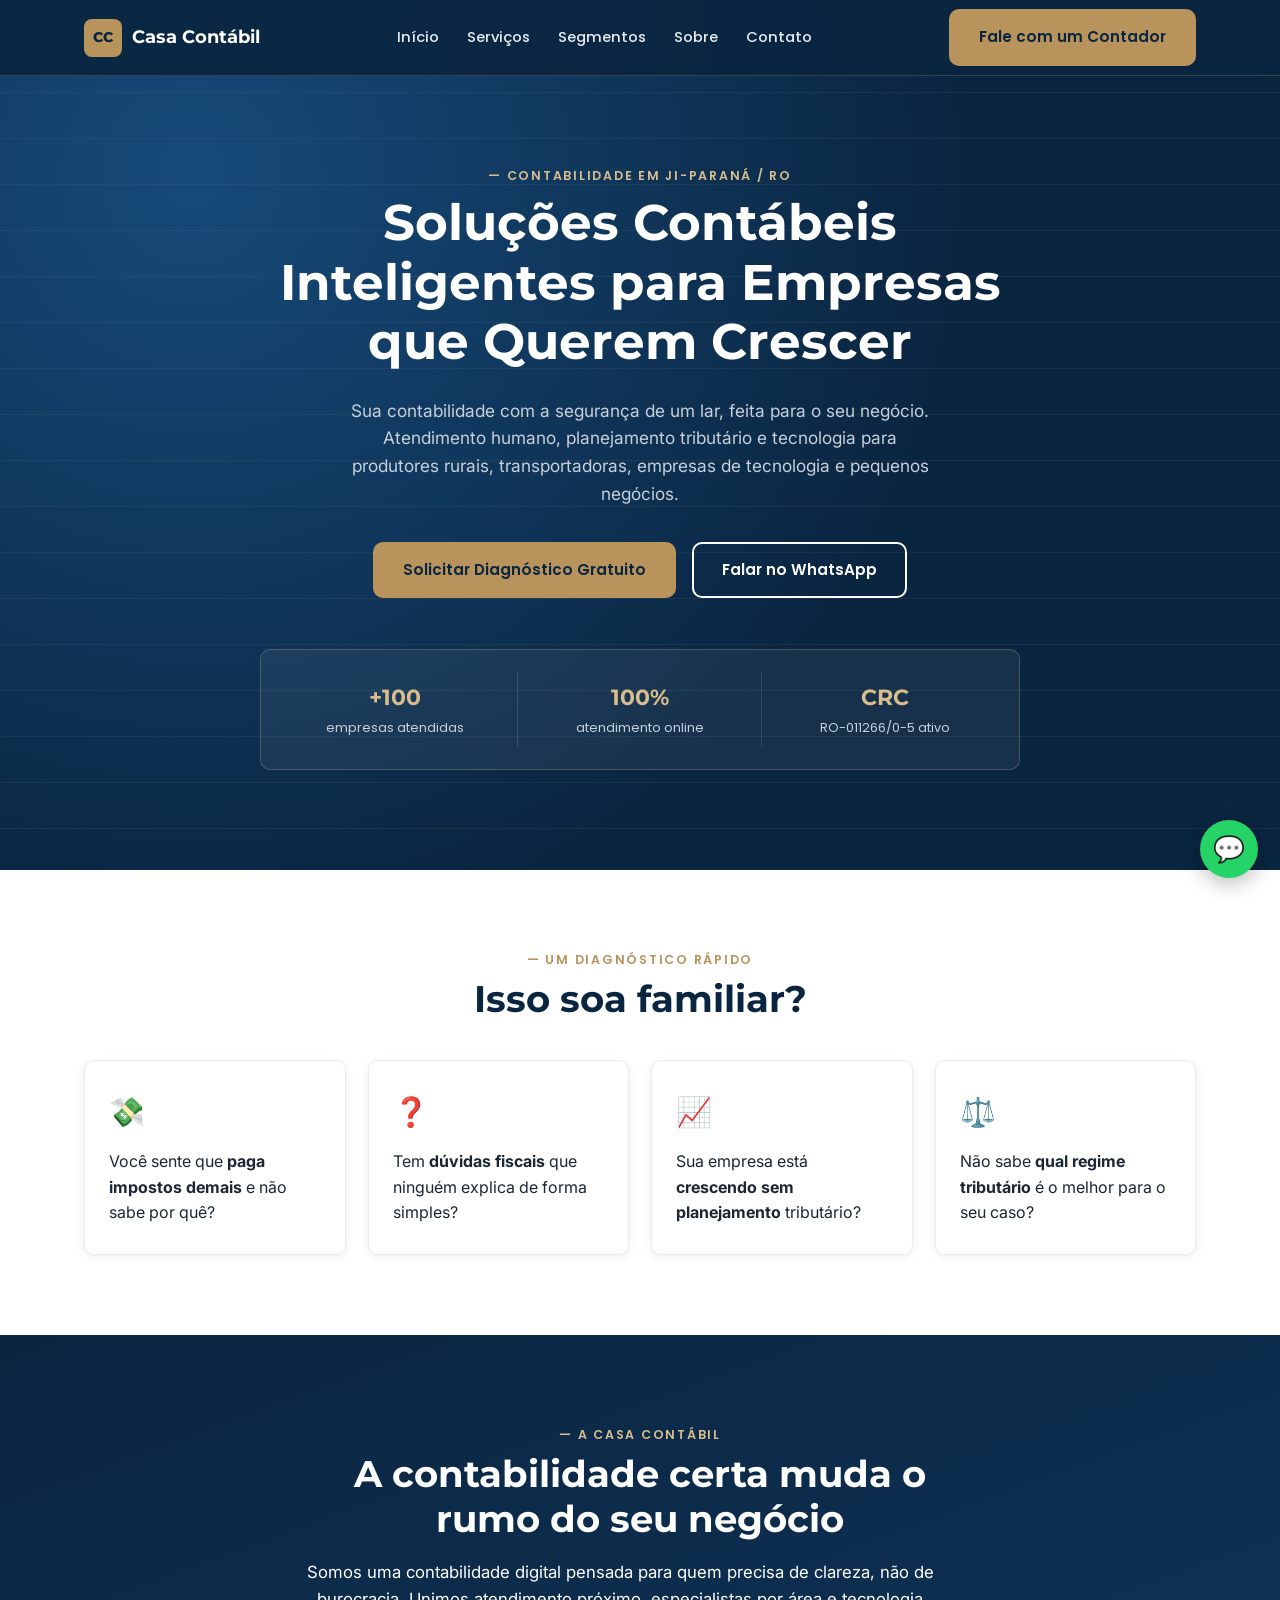
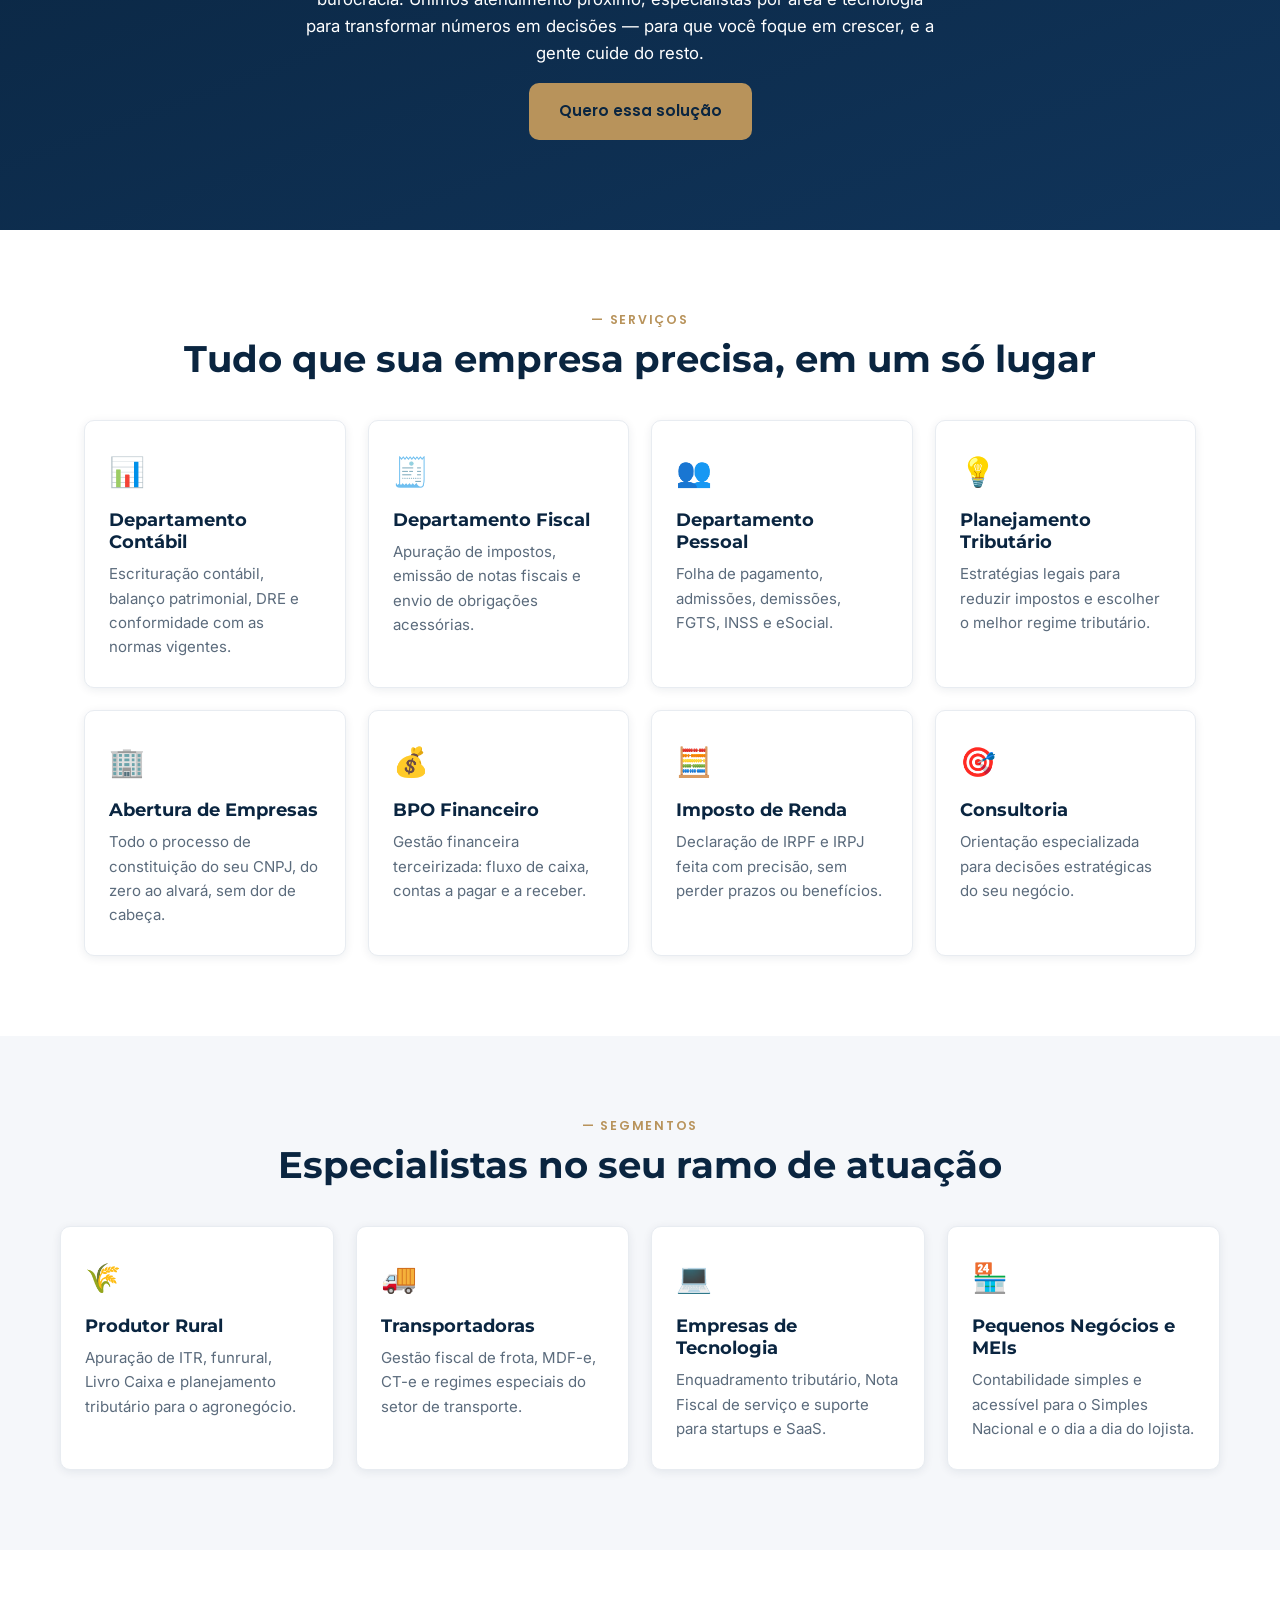
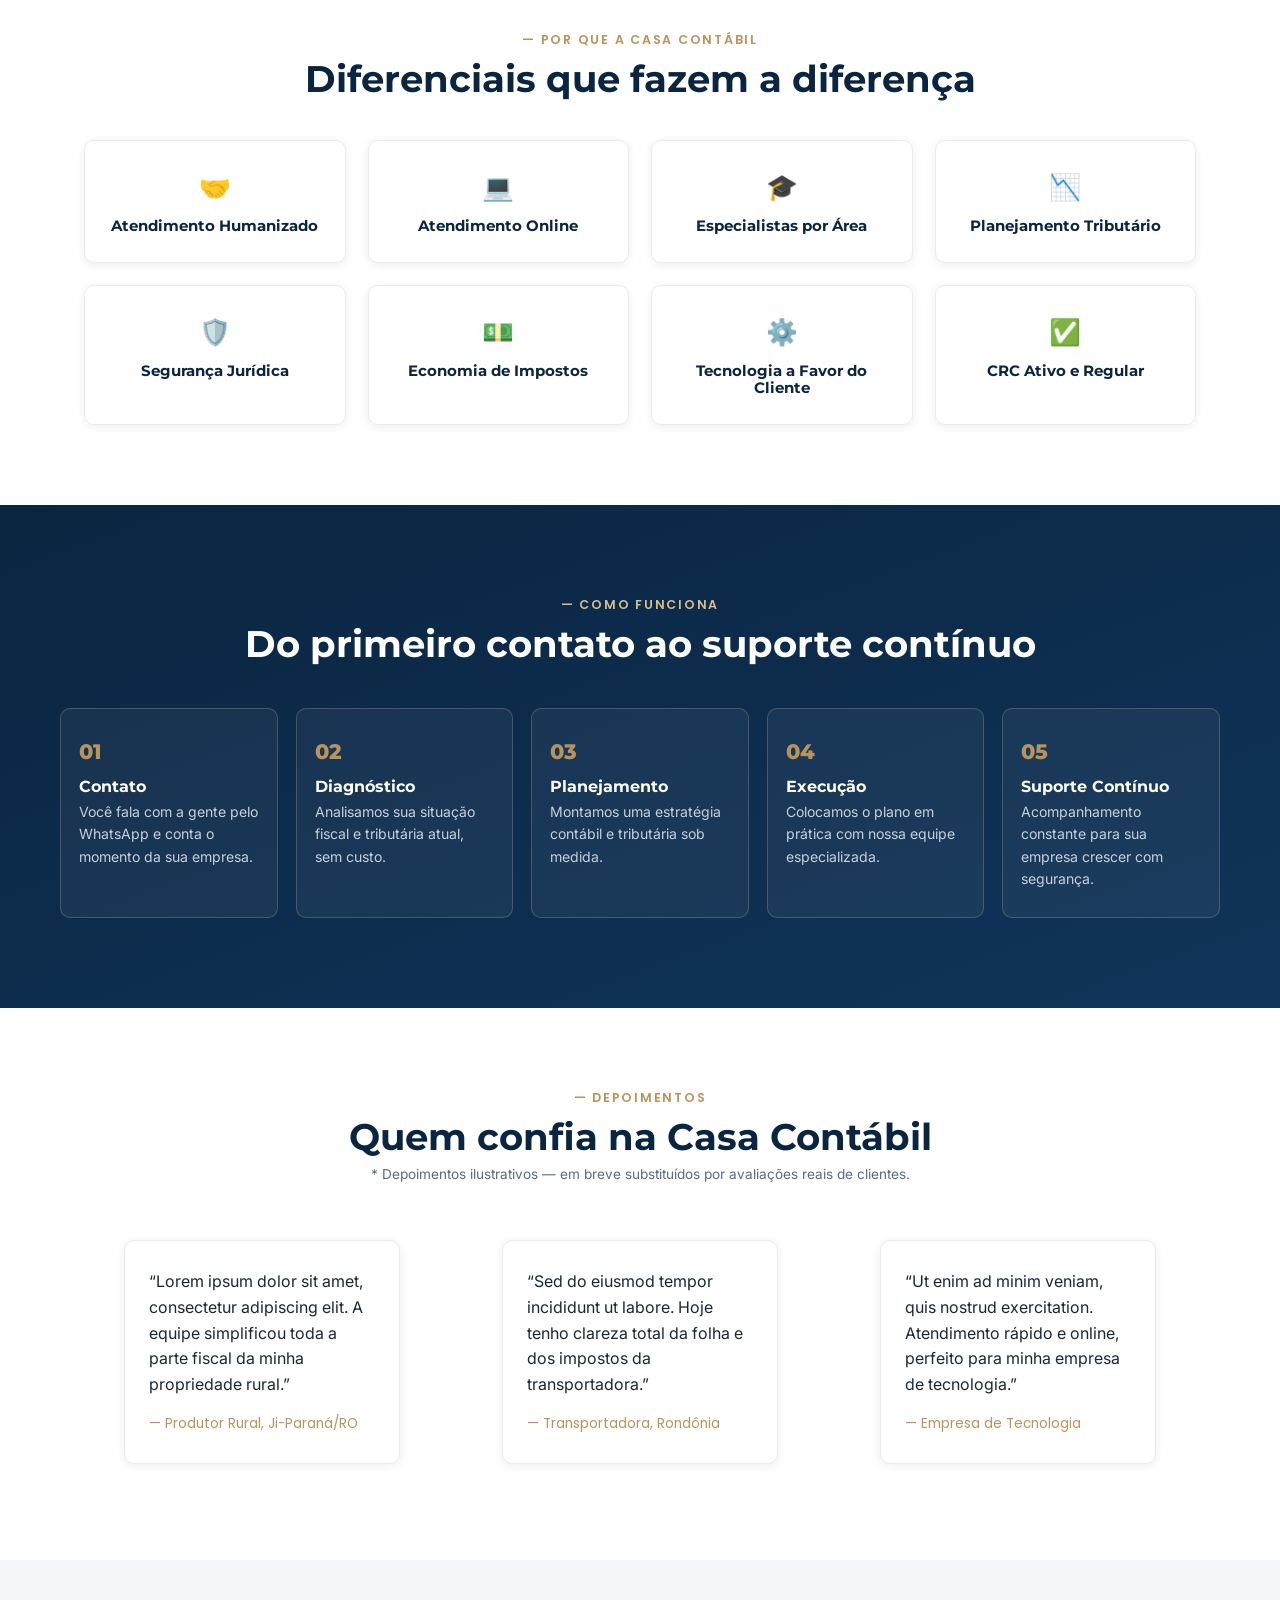
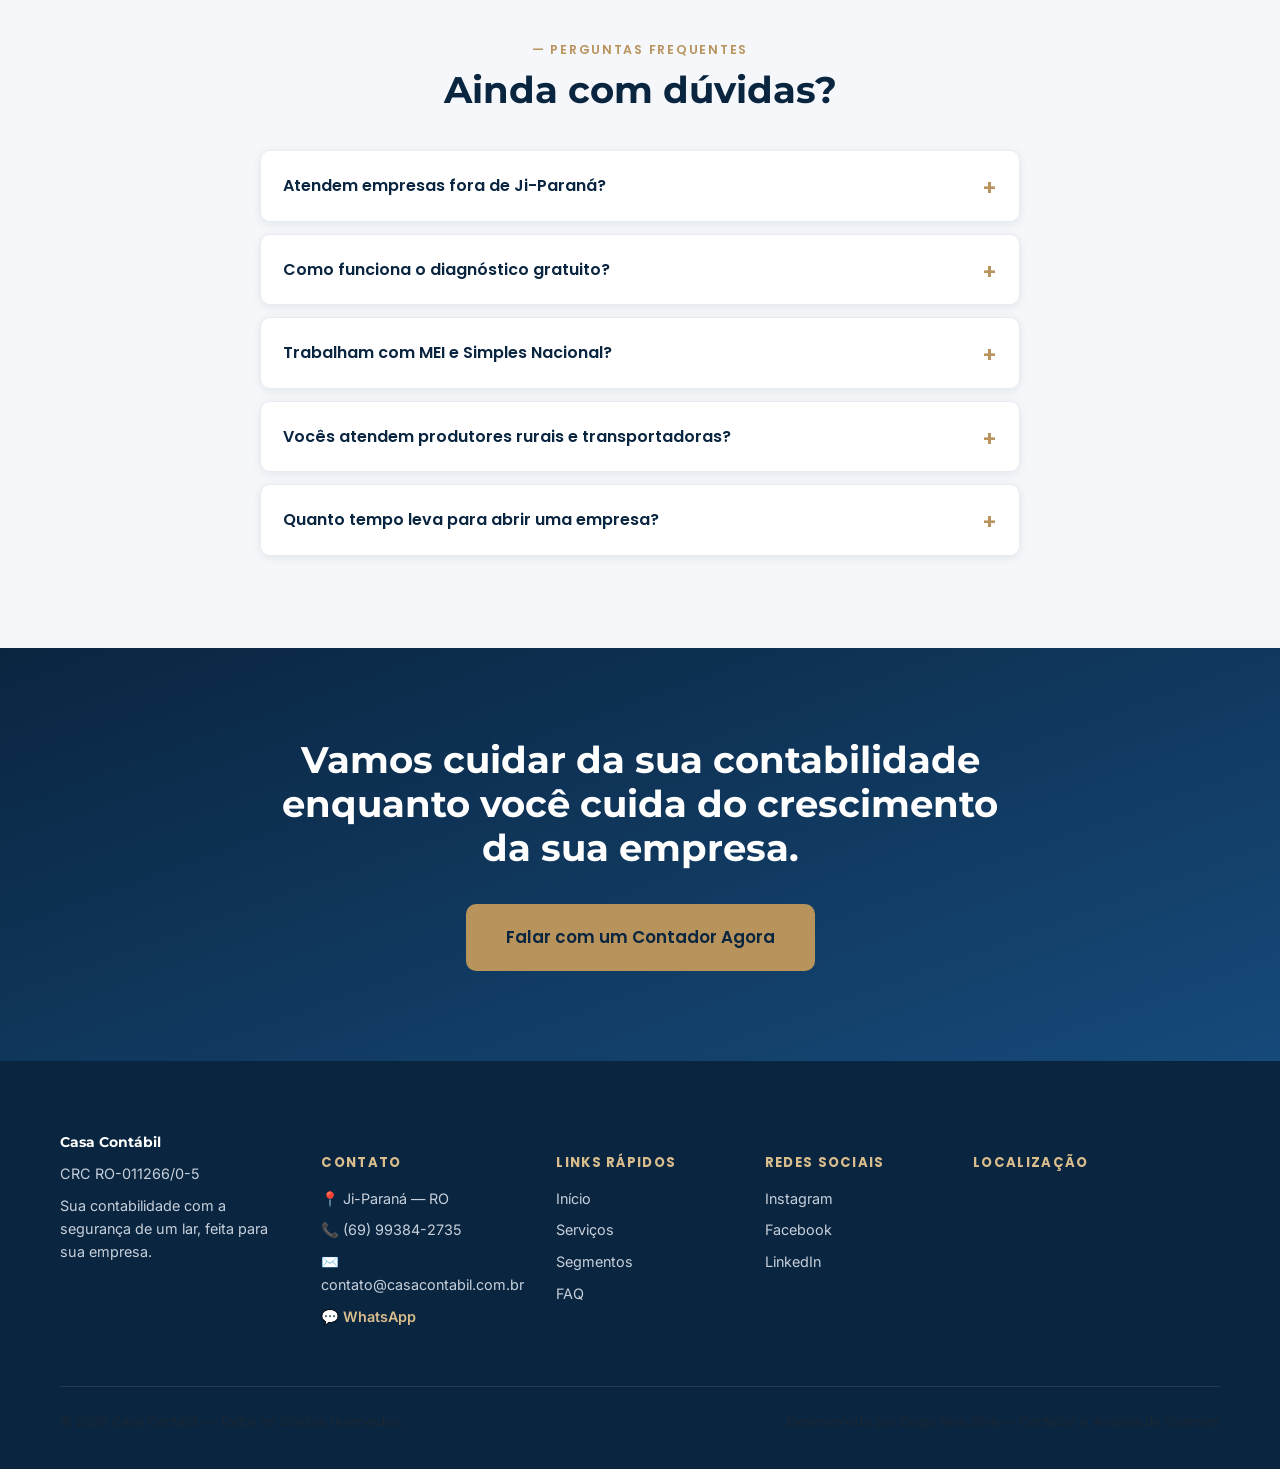
<file: index.html>
<!DOCTYPE html>
<html lang="pt-br">
<head>
<meta charset="UTF-8">
<meta name="viewport" content="width=device-width, initial-scale=1.0">

<!-- ============ SEO PRINCIPAL ============ -->
<title>Contador em Ji-Paraná (RO) | Casa Contábil — Contabilidade Inteligente</title>
<meta name="description" content="Casa Contábil: contabilidade especializada em Ji-Paraná/RO para produtores rurais, transportadoras, empresas de tecnologia e pequenos negócios. Diagnóstico gratuito pelo WhatsApp.">
<meta name="keywords" content="contador em Ji-Paraná, contabilidade em Ji-Paraná, contabilidade para produtor rural, contador para transportadora, contabilidade para empresas de tecnologia, contabilidade para pequenas empresas, abertura de empresa Rondônia, MEI Ji-Paraná">
<meta name="author" content="Casa Contábil">
<meta name="robots" content="index, follow">
<link rel="canonical" href="https://casacontabil.github.io/">

<!-- ============ OPEN GRAPH ============ -->
<meta property="og:type" content="website">
<meta property="og:site_name" content="Casa Contábil">
<meta property="og:title" content="Contador em Ji-Paraná (RO) | Casa Contábil">
<meta property="og:description" content="Soluções contábeis inteligentes para produtores rurais, transportadoras, empresas de tecnologia e pequenos negócios. Fale agora com um contador.">
<meta property="og:image" content="https://casacontabil.github.io/assets/img/og-cover.jpg">
<meta property="og:url" content="https://casacontabil.github.io/">
<meta property="og:locale" content="pt_BR">

<!-- ============ TWITTER CARD ============ -->
<meta name="twitter:card" content="summary_large_image">
<meta name="twitter:title" content="Contador em Ji-Paraná (RO) | Casa Contábil">
<meta name="twitter:description" content="Contabilidade inteligente para quem quer crescer. Diagnóstico gratuito pelo WhatsApp.">
<meta name="twitter:image" content="https://casacontabil.github.io/assets/img/og-cover.jpg">

<!-- ============ FAVICON ============ -->
<link rel="icon" type="image/png" href="assets/icons/favicon.png">

<!-- ============ FONTES ============ -->
<link rel="preconnect" href="https://fonts.googleapis.com">
<link rel="preconnect" href="https://fonts.gstatic.com" crossorigin>
<link href="https://fonts.googleapis.com/css2?family=Montserrat:wght@600;700;800&family=Inter:wght@400;500;600;700&family=Poppins:wght@500;600&display=swap" rel="stylesheet">

<!-- ============ CSS ============ -->
<link rel="stylesheet" href="style.css">

<!-- ============ SCHEMA.ORG (AccountingService / LocalBusiness) ============ -->
<script type="application/ld+json">
{
  "@context": "https://schema.org",
  "@type": "AccountingService",
  "name": "Casa Contábil",
  "image": "https://casacontabil.github.io/assets/img/og-cover.jpg",
  "description": "Contabilidade completa para produtores rurais, transportadoras, empresas de tecnologia, pequenos negócios e MEIs em Ji-Paraná, Rondônia.",
  "address": {
    "@type": "PostalAddress",
    "addressLocality": "Ji-Paraná",
    "addressRegion": "RO",
    "addressCountry": "BR"
  },
  "telephone": "+55-69-99384-2735",
  "areaServed": "Ji-Paraná, Rondônia",
  "priceRange": "$$",
  "sameAs": []
}
</script>
</head>
<body>

<!-- ============================================================
     1. HEADER FIXO
     ============================================================ -->
<header class="site-header" id="topo">
  <div class="header-inner">
    <a href="#topo" class="brand" aria-label="Casa Contábil — início">
      <span class="brand-mark">CC</span>
      <span class="brand-name">Casa Contábil</span>
    </a>

    <nav class="main-nav" id="main-nav" aria-label="Navegação principal">
      <a href="#topo">Início</a>
      <a href="#servicos">Serviços</a>
      <a href="#segmentos">Segmentos</a>
      <a href="#sobre">Sobre</a>
      <a href="#contato">Contato</a>
    </nav>

    <a class="btn btn-gold header-cta"
       href="https://wa.me/5569993842735?text=Ol%C3%A1!%20Quero%20falar%20com%20um%20contador%20da%20Casa%20Cont%C3%A1bil."
       target="_blank" rel="noopener">Fale com um Contador</a>

    <button class="nav-toggle" id="navToggle" aria-label="Abrir menu" aria-expanded="false" aria-controls="main-nav">
      <span></span><span></span><span></span>
    </button>
  </div>
</header>

<main>

<!-- ============================================================
     2. HERO
     ============================================================ -->
<section class="hero" id="hero">
  <div class="hero-ledger" aria-hidden="true"></div>
  <div class="hero-inner">
    <p class="eyebrow eyebrow-light">— Contabilidade em Ji-Paraná / RO</p>
    <h1 class="hero-title">
      Soluções Contábeis Inteligentes para Empresas que Querem Crescer
    </h1>
    <p class="hero-sub">
      Sua contabilidade com a segurança de um lar, feita para o seu negócio. Atendimento
      humano, planejamento tributário e tecnologia para produtores rurais, transportadoras,
      empresas de tecnologia e pequenos negócios.
    </p>
    <div class="hero-actions">
      <a class="btn btn-gold"
         href="https://wa.me/5569993842735?text=Ol%C3%A1!%20Quero%20solicitar%20um%20diagn%C3%B3stico%20cont%C3%A1bil%20gratuito."
         target="_blank" rel="noopener">Solicitar Diagnóstico Gratuito</a>
      <a class="btn btn-outline"
         href="https://wa.me/5569993842735?text=Ol%C3%A1!%20Vim%20pelo%20site%20e%20quero%20falar%20com%20um%20contador."
         target="_blank" rel="noopener">Falar no WhatsApp</a>
    </div>

    <ul class="hero-stats" role="list">
      <li><strong>+100</strong><span>empresas atendidas</span></li>
      <li><strong>100%</strong><span>atendimento online</span></li>
      <li><strong>CRC</strong><span>RO-011266/0-5 ativo</span></li>
    </ul>
  </div>
</section>

<!-- ============================================================
     3. PROBLEMAS (DORES)
     ============================================================ -->
<section class="section section-light" id="problemas">
  <p class="eyebrow">— Um diagnóstico rápido</p>
  <h2>Isso soa familiar?</h2>
  <div class="grid grid-4 fade-in-group">
    <div class="pain-card fade-in">
      <span class="pain-icon">💸</span>
      <p>Você sente que <strong>paga impostos demais</strong> e não sabe por quê?</p>
    </div>
    <div class="pain-card fade-in">
      <span class="pain-icon">❓</span>
      <p>Tem <strong>dúvidas fiscais</strong> que ninguém explica de forma simples?</p>
    </div>
    <div class="pain-card fade-in">
      <span class="pain-icon">📈</span>
      <p>Sua empresa está <strong>crescendo sem planejamento</strong> tributário?</p>
    </div>
    <div class="pain-card fade-in">
      <span class="pain-icon">⚖️</span>
      <p>Não sabe <strong>qual regime tributário</strong> é o melhor para o seu caso?</p>
    </div>
  </div>
</section>

<!-- ============================================================
     4. SOLUÇÃO
     ============================================================ -->
<section class="section section-navy" id="solucao">
  <div class="solucao-inner">
    <p class="eyebrow eyebrow-light">— A Casa Contábil</p>
    <h2 class="light">A contabilidade certa muda o rumo do seu negócio</h2>
    <p class="lead light">
      Somos uma contabilidade digital pensada para quem precisa de clareza, não de burocracia.
      Unimos atendimento próximo, especialistas por área e tecnologia para transformar números
      em decisões — para que você foque em crescer, e a gente cuide do resto.
    </p>
    <a class="btn btn-gold"
       href="https://wa.me/5569993842735?text=Ol%C3%A1!%20Quero%20entender%20como%20a%20Casa%20Cont%C3%A1bil%20pode%20me%20ajudar."
       target="_blank" rel="noopener">Quero essa solução</a>
  </div>
</section>

<!-- ============================================================
     5. SERVIÇOS
     ============================================================ -->
<section class="section section-light" id="servicos">
  <p class="eyebrow">— Serviços</p>
  <h2>Tudo que sua empresa precisa, em um só lugar</h2>
  <div class="grid grid-4 fade-in-group">
    <article class="service-card fade-in">
      <span class="service-icon">📊</span>
      <h3>Departamento Contábil</h3>
      <p>Escrituração contábil, balanço patrimonial, DRE e conformidade com as normas vigentes.</p>
    </article>
    <article class="service-card fade-in">
      <span class="service-icon">🧾</span>
      <h3>Departamento Fiscal</h3>
      <p>Apuração de impostos, emissão de notas fiscais e envio de obrigações acessórias.</p>
    </article>
    <article class="service-card fade-in">
      <span class="service-icon">👥</span>
      <h3>Departamento Pessoal</h3>
      <p>Folha de pagamento, admissões, demissões, FGTS, INSS e eSocial.</p>
    </article>
    <article class="service-card fade-in">
      <span class="service-icon">💡</span>
      <h3>Planejamento Tributário</h3>
      <p>Estratégias legais para reduzir impostos e escolher o melhor regime tributário.</p>
    </article>
    <article class="service-card fade-in">
      <span class="service-icon">🏢</span>
      <h3>Abertura de Empresas</h3>
      <p>Todo o processo de constituição do seu CNPJ, do zero ao alvará, sem dor de cabeça.</p>
    </article>
    <article class="service-card fade-in">
      <span class="service-icon">💰</span>
      <h3>BPO Financeiro</h3>
      <p>Gestão financeira terceirizada: fluxo de caixa, contas a pagar e a receber.</p>
    </article>
    <article class="service-card fade-in">
      <span class="service-icon">🧮</span>
      <h3>Imposto de Renda</h3>
      <p>Declaração de IRPF e IRPJ feita com precisão, sem perder prazos ou benefícios.</p>
    </article>
    <article class="service-card fade-in">
      <span class="service-icon">🎯</span>
      <h3>Consultoria</h3>
      <p>Orientação especializada para decisões estratégicas do seu negócio.</p>
    </article>
  </div>
</section>

<!-- ============================================================
     6. SEGMENTOS
     ============================================================ -->
<section class="section section-gray" id="segmentos">
  <p class="eyebrow">— Segmentos</p>
  <h2>Especialistas no seu ramo de atuação</h2>
  <div class="grid grid-4 fade-in-group">
    <article class="segment-card fade-in">
      <span class="segment-icon">🌾</span>
      <h3>Produtor Rural</h3>
      <p>Apuração de ITR, funrural, Livro Caixa e planejamento tributário para o agronegócio.</p>
    </article>
    <article class="segment-card fade-in">
      <span class="segment-icon">🚚</span>
      <h3>Transportadoras</h3>
      <p>Gestão fiscal de frota, MDF-e, CT-e e regimes especiais do setor de transporte.</p>
    </article>
    <article class="segment-card fade-in">
      <span class="segment-icon">💻</span>
      <h3>Empresas de Tecnologia</h3>
      <p>Enquadramento tributário, Nota Fiscal de serviço e suporte para startups e SaaS.</p>
    </article>
    <article class="segment-card fade-in">
      <span class="segment-icon">🏪</span>
      <h3>Pequenos Negócios e MEIs</h3>
      <p>Contabilidade simples e acessível para o Simples Nacional e o dia a dia do lojista.</p>
    </article>
  </div>
</section>

<!-- ============================================================
     7. DIFERENCIAIS
     ============================================================ -->
<section class="section section-light" id="diferenciais">
  <p class="eyebrow">— Por que a Casa Contábil</p>
  <h2>Diferenciais que fazem a diferença</h2>
  <div class="grid grid-4 fade-in-group">
    <div class="diff-item fade-in"><span class="diff-icon">🤝</span><h4>Atendimento Humanizado</h4></div>
    <div class="diff-item fade-in"><span class="diff-icon">💻</span><h4>Atendimento Online</h4></div>
    <div class="diff-item fade-in"><span class="diff-icon">🎓</span><h4>Especialistas por Área</h4></div>
    <div class="diff-item fade-in"><span class="diff-icon">📉</span><h4>Planejamento Tributário</h4></div>
    <div class="diff-item fade-in"><span class="diff-icon">🛡️</span><h4>Segurança Jurídica</h4></div>
    <div class="diff-item fade-in"><span class="diff-icon">💵</span><h4>Economia de Impostos</h4></div>
    <div class="diff-item fade-in"><span class="diff-icon">⚙️</span><h4>Tecnologia a Favor do Cliente</h4></div>
    <div class="diff-item fade-in"><span class="diff-icon">✅</span><h4>CRC Ativo e Regular</h4></div>
  </div>
</section>

<!-- ============================================================
     8. COMO FUNCIONA
     ============================================================ -->
<section class="section section-navy" id="como-funciona">
  <p class="eyebrow eyebrow-light">— Como funciona</p>
  <h2 class="light">Do primeiro contato ao suporte contínuo</h2>
  <ol class="timeline fade-in-group">
    <li class="timeline-step fade-in"><span class="step-num">01</span><h4>Contato</h4><p>Você fala com a gente pelo WhatsApp e conta o momento da sua empresa.</p></li>
    <li class="timeline-step fade-in"><span class="step-num">02</span><h4>Diagnóstico</h4><p>Analisamos sua situação fiscal e tributária atual, sem custo.</p></li>
    <li class="timeline-step fade-in"><span class="step-num">03</span><h4>Planejamento</h4><p>Montamos uma estratégia contábil e tributária sob medida.</p></li>
    <li class="timeline-step fade-in"><span class="step-num">04</span><h4>Execução</h4><p>Colocamos o plano em prática com nossa equipe especializada.</p></li>
    <li class="timeline-step fade-in"><span class="step-num">05</span><h4>Suporte Contínuo</h4><p>Acompanhamento constante para sua empresa crescer com segurança.</p></li>
  </ol>
</section>

<!-- ============================================================
     9. DEPOIMENTOS
     ============================================================ -->
<section class="section section-light" id="depoimentos">
  <p class="eyebrow">— Depoimentos</p>
  <h2>Quem confia na Casa Contábil</h2>
  <p class="section-note">* Depoimentos ilustrativos — em breve substituídos por avaliações reais de clientes.</p>
  <div class="grid grid-3 fade-in-group">
    <blockquote class="testimonial-card fade-in">
      <p>“Lorem ipsum dolor sit amet, consectetur adipiscing elit. A equipe simplificou toda a parte fiscal da minha propriedade rural.”</p>
      <cite>— Produtor Rural, Ji-Paraná/RO</cite>
    </blockquote>
    <blockquote class="testimonial-card fade-in">
      <p>“Sed do eiusmod tempor incididunt ut labore. Hoje tenho clareza total da folha e dos impostos da transportadora.”</p>
      <cite>— Transportadora, Rondônia</cite>
    </blockquote>
    <blockquote class="testimonial-card fade-in">
      <p>“Ut enim ad minim veniam, quis nostrud exercitation. Atendimento rápido e online, perfeito para minha empresa de tecnologia.”</p>
      <cite>— Empresa de Tecnologia</cite>
    </blockquote>
  </div>
</section>

<!-- ============================================================
     10. FAQ
     ============================================================ -->
<section class="section section-gray" id="faq">
  <p class="eyebrow">— Perguntas frequentes</p>
  <h2>Ainda com dúvidas?</h2>
  <div class="faq-list">
    <details class="faq-item">
      <summary>Atendem empresas fora de Ji-Paraná?</summary>
      <p>Sim. Nosso atendimento é 100% online, então podemos atender empresas em toda Rondônia e em outros estados.</p>
    </details>
    <details class="faq-item">
      <summary>Como funciona o diagnóstico gratuito?</summary>
      <p>Você fala com um contador pelo WhatsApp, envia as informações básicas da sua empresa e recebemos uma análise inicial sem compromisso.</p>
    </details>
    <details class="faq-item">
      <summary>Trabalham com MEI e Simples Nacional?</summary>
      <p>Sim, atendemos MEIs, empresas do Simples Nacional, Lucro Presumido e Lucro Real.</p>
    </details>
    <details class="faq-item">
      <summary>Vocês atendem produtores rurais e transportadoras?</summary>
      <p>Sim, temos processos específicos para o agronegócio (ITR, Funrural, Livro Caixa) e para o setor de transporte (CT-e, MDF-e).</p>
    </details>
    <details class="faq-item">
      <summary>Quanto tempo leva para abrir uma empresa?</summary>
      <p>O prazo varia conforme o município e a atividade, mas cuidamos de todo o processo para que seja o mais rápido possível.</p>
    </details>
  </div>
</section>

<!-- ============================================================
     11. CTA FINAL
     ============================================================ -->
<section class="section section-cta" id="cta-final">
  <h2 class="light">Vamos cuidar da sua contabilidade enquanto você cuida do crescimento da sua empresa.</h2>
  <a class="btn btn-gold btn-lg"
     href="https://wa.me/5569993842735?text=Ol%C3%A1!%20Quero%20come%C3%A7ar%20agora%20com%20a%20Casa%20Cont%C3%A1bil."
     target="_blank" rel="noopener">Falar com um Contador Agora</a>
</section>

</main>

<!-- ============================================================
     12. RODAPÉ
     ============================================================ -->
<footer class="site-footer" id="contato">
  <div class="footer-grid">
    <div class="footer-col">
      <p class="brand-name light">Casa Contábil</p>
      <p>CRC RO-011266/0-5<br>
      <p>Sua contabilidade com a segurança de um lar, feita para sua empresa.</p>
    </div>

    <div class="footer-col">
      <h5>Contato</h5>
      <p>📍 Ji-Paraná — RO</p>
      <p>📞 (69) 99384-2735</p>
      <p>✉️ contato@casacontabil.com.br</p>
      <a class="footer-whatsapp" href="https://wa.me/5569993842735" target="_blank" rel="noopener">💬 WhatsApp</a>
    </div>

    <div class="footer-col">
      <h5>Links rápidos</h5>
      <a href="#topo">Início</a>
      <a href="#servicos">Serviços</a>
      <a href="#segmentos">Segmentos</a>
      <a href="#faq">FAQ</a>
    </div>

    <div class="footer-col">
      <h5>Redes sociais</h5>
      <div class="footer-social">
        <a href="#" aria-label="Instagram" target="_blank" rel="noopener">Instagram</a>
        <a href="#" aria-label="Facebook" target="_blank" rel="noopener">Facebook</a>
        <a href="#" aria-label="LinkedIn" target="_blank" rel="noopener">LinkedIn</a>
      </div>
    </div>

    <div class="footer-col footer-map">
      <h5>Localização</h5>
      <iframe
        title="Mapa Casa Contábil - Ji-Paraná/RO"
        src="https://www.google.com/maps?q=Ji-Paran%C3%A1,RO&output=embed"
        loading="lazy" referrerpolicy="no-referrer-when-downgrade"></iframe>
    </div>
  </div>

  <div class="footer-bottom">
    <p>&copy; <span id="ano"></span> Casa Contábil — Todos os direitos reservados.</p>
    <p>Desenvolvido por Diogo Reis Silva — Contador e Analista de Sistemas</p>
  </div>
</footer>

<!-- ============ BOTÃO FLUTUANTE WHATSAPP ============ -->
<a class="whatsapp-float"
   href="https://wa.me/5569993842735?text=Ol%C3%A1!%20Vim%20pelo%20site%20e%20quero%20falar%20com%20um%20contador."
   target="_blank" rel="noopener" aria-label="Falar no WhatsApp">
  💬
</a>

<script src="script.js"></script>
</body>
</html>
</file>
<file: style.css>
/* ============================================================
   CASA CONTÁBIL — STYLE.CSS
   Design tokens: azul-marinho corporativo + dourado discreto,
   sobre a metáfora visual do "livro-razão" (linhas de ledger)
   que remete ao universo contábil.
   ============================================================ */

:root{
  /* Cores */
  --navy-900:#0A2540;
  --navy-800:#10345A;
  --navy-700:#164A7A;
  --blue-accent:#1D70B8;   /* azul herdado da versão original, usado em links/hover */
  --gold:#B8935B;
  --gold-light:#D9BD8C;
  --white:#FFFFFF;
  --gray-50:#F5F7FA;
  --gray-100:#E8ECF1;
  --gray-300:#C7D0DA;
  --gray-600:#5B6B7C;
  --ink:#1B2733;

  /* Tipografia */
  --font-display:'Montserrat', Arial, sans-serif;
  --font-body:'Inter', Arial, sans-serif;
  --font-ui:'Poppins', Arial, sans-serif;

  /* Layout */
  --max-width:1160px;
  --radius:10px;
  --shadow-sm:0 2px 10px rgba(10,37,64,0.08);
  --shadow-md:0 12px 30px rgba(10,37,64,0.14);
  --header-h:76px;
}

/* ============ RESET BÁSICO ============ */
*,*::before,*::after{box-sizing:border-box;}
html{scroll-behavior:smooth;}
body{
  margin:0;
  padding:0;
  font-family:var(--font-body);
  color:var(--ink);
  background:var(--white);
  line-height:1.6;
}
img{max-width:100%;display:block;}
a{color:inherit;text-decoration:none;}
ul,ol{list-style:none;margin:0;padding:0;}
h1,h2,h3,h4{font-family:var(--font-display);margin:0 0 .5em;line-height:1.2;color:var(--navy-900);}
h2{font-size:clamp(1.6rem,3vw,2.3rem);}
h3{font-size:1.15rem;}
p{margin:0 0 1em;color:var(--ink);}

@media (prefers-reduced-motion:reduce){
  *{animation-duration:.001ms !important;animation-iteration-count:1 !important;transition-duration:.001ms !important;scroll-behavior:auto !important;}
}

/* ============ UTILITÁRIOS ============ */
.eyebrow{
  font-family:var(--font-ui);
  font-size:.78rem;
  font-weight:600;
  letter-spacing:.14em;
  text-transform:uppercase;
  color:var(--gold);
  margin:0 0 .6em;
}
.eyebrow-light{color:var(--gold-light);}
.light{color:var(--white) !important;}
.lead{font-size:1.05rem;color:var(--gray-300);max-width:640px;}
.section-note{color:var(--gray-600);font-size:.85rem;margin-top:-1em;margin-bottom:2em;}

.section{
  padding:80px 24px;
  max-width:var(--max-width);
  margin:0 auto;
  text-align:center;
}
.section-light{background:var(--white);}
.section-gray{background:var(--gray-50);max-width:none;padding-left:0;padding-right:0;}
.section-gray > *{max-width:var(--max-width);margin-left:auto;margin-right:auto;}
.section-navy{
  background:linear-gradient(160deg,var(--navy-900),var(--navy-800));
  max-width:none;padding:90px 24px;
}
.section-navy > *{max-width:var(--max-width);margin-left:auto;margin-right:auto;}

/* Ledger-line texture usada como respiro decorativo sutil em fundos navy */
.section-navy{
  background-image:
    linear-gradient(160deg,var(--navy-900),var(--navy-800)),
    repeating-linear-gradient(to bottom, rgba(217,189,140,.05) 0, rgba(217,189,140,.05) 1px, transparent 1px, transparent 40px);
  background-blend-mode:normal;
}

/* ============ BOTÕES ============ */
.btn{
  display:inline-block;
  font-family:var(--font-ui);
  font-weight:600;
  font-size:.95rem;
  padding:14px 28px;
  border-radius:var(--radius);
  transition:transform .18s ease, box-shadow .18s ease, background .18s ease;
  cursor:pointer;
  border:2px solid transparent;
}
.btn-gold{background:var(--gold);color:var(--navy-900);}
.btn-gold:hover{background:var(--gold-light);transform:translateY(-2px);box-shadow:var(--shadow-md);}
.btn-outline{border-color:var(--white);color:var(--white);}
.btn-outline:hover{background:rgba(255,255,255,.1);transform:translateY(-2px);}
.btn-lg{padding:18px 38px;font-size:1.05rem;}

/* ============================================================
   1. HEADER
   ============================================================ */
.site-header{
  position:fixed;top:0;left:0;right:0;
  height:var(--header-h);
  background:rgba(10,37,64,.92);
  backdrop-filter:blur(8px);
  z-index:1000;
  border-bottom:1px solid rgba(184,147,91,.25);
}
.header-inner{
  max-width:var(--max-width);
  margin:0 auto;
  height:100%;
  padding:0 24px;
  display:flex;align-items:center;justify-content:space-between;gap:24px;
}
.brand{display:flex;align-items:center;gap:10px;}
.brand-mark{
  width:38px;height:38px;border-radius:8px;
  background:var(--gold);color:var(--navy-900);
  display:flex;align-items:center;justify-content:center;
  font-family:var(--font-display);font-weight:800;font-size:.9rem;
}
.brand-name{font-family:var(--font-display);font-weight:700;color:var(--white);font-size:1.1rem;}

.main-nav{display:flex;gap:28px;}
.main-nav a{
  font-family:var(--font-ui);font-size:.92rem;font-weight:500;color:var(--gray-100);
  position:relative;padding:4px 0;
}
.main-nav a:hover{color:var(--gold-light);}
.main-nav a::after{
  content:'';position:absolute;left:0;bottom:-2px;width:0;height:2px;background:var(--gold);
  transition:width .2s ease;
}
.main-nav a:hover::after{width:100%;}

.header-cta{white-space:nowrap;}

.nav-toggle{
  display:none;flex-direction:column;justify-content:center;gap:5px;
  width:38px;height:38px;background:none;border:none;cursor:pointer;padding:0;
}
.nav-toggle span{width:100%;height:2px;background:var(--white);border-radius:2px;transition:transform .2s ease, opacity .2s ease;}

/* ============================================================
   2. HERO
   ============================================================ */
.hero{
  position:relative;
  padding:calc(var(--header-h) + 90px) 24px 100px;
  background:radial-gradient(circle at 15% 20%, var(--navy-700), var(--navy-900) 60%);
  overflow:hidden;
  text-align:center;
}
.hero-ledger{
  position:absolute;inset:0;
  background-image:repeating-linear-gradient(to bottom, rgba(217,189,140,.07) 0, rgba(217,189,140,.07) 1px, transparent 1px, transparent 46px);
  pointer-events:none;
}
.hero-inner{position:relative;max-width:760px;margin:0 auto;}
.hero-title{color:var(--white);font-size:clamp(2rem,4.6vw,3.1rem);margin-bottom:.5em;}
.hero-sub{color:var(--gray-300);font-size:1.08rem;max-width:600px;margin:0 auto 2em;}
.hero-actions{display:flex;gap:16px;justify-content:center;flex-wrap:wrap;margin-bottom:3.2em;}

.hero-stats{
  display:flex;justify-content:center;gap:0;
  flex-wrap:wrap;
  background:rgba(255,255,255,.06);
  border:1px solid rgba(217,189,140,.25);
  border-radius:var(--radius);
  padding:22px 12px;
}
.hero-stats li{
  flex:1 1 160px;
  display:flex;flex-direction:column;align-items:center;gap:2px;
  padding:8px 14px;
  border-right:1px solid rgba(255,255,255,.12);
}
.hero-stats li:last-child{border-right:none;}
.hero-stats strong{font-family:var(--font-display);color:var(--gold-light);font-size:1.4rem;}
.hero-stats span{font-family:var(--font-ui);color:var(--gray-300);font-size:.8rem;}

/* ============================================================
   3. GRID GENÉRICO / CARDS
   ============================================================ */
.grid{display:grid;gap:22px;margin-top:2.4em;text-align:left;}
.grid-4{grid-template-columns:repeat(4,1fr);}
.grid-3{grid-template-columns:repeat(3,1fr);}

.pain-card,.service-card,.segment-card,.testimonial-card{
  background:var(--white);
  border:1px solid var(--gray-100);
  border-radius:var(--radius);
  padding:28px 24px;
  box-shadow:var(--shadow-sm);
  transition:transform .2s ease, box-shadow .2s ease;
}
.pain-card:hover,.service-card:hover,.segment-card:hover,.testimonial-card:hover{
  transform:translateY(-4px);
  box-shadow:var(--shadow-md);
}
.pain-icon,.service-icon,.segment-icon{font-size:1.8rem;display:block;margin-bottom:.5em;}
.pain-card p{margin:0;color:var(--ink);}
.service-card h3,.segment-card h3{color:var(--navy-900);}
.service-card p,.segment-card p{color:var(--gray-600);font-size:.94rem;margin:0;}

.diff-item{
  background:var(--white);border:1px solid var(--gray-100);border-radius:var(--radius);
  padding:26px 18px;text-align:center;box-shadow:var(--shadow-sm);
  transition:transform .2s ease, border-color .2s ease;
}
.diff-item:hover{transform:translateY(-4px);border-color:var(--gold);}
.diff-icon{font-size:1.6rem;display:block;margin-bottom:.4em;}
.diff-item h4{font-size:.92rem;margin:0;color:var(--navy-900);}

.testimonial-card{font-style:normal;}
.testimonial-card p{color:var(--ink);}
.testimonial-card cite{display:block;margin-top:1em;font-family:var(--font-ui);font-size:.85rem;color:var(--gold);font-style:normal;}

/* ============================================================
   4. SOLUÇÃO / CTA (blocos navy centralizados)
   ============================================================ */
.solucao-inner{max-width:680px;margin:0 auto;text-align:center;}

.section-cta{
  max-width:none;
  background:linear-gradient(160deg,var(--navy-900),var(--navy-700));
  padding:90px 24px;
  text-align:center;
}
.section-cta h2{max-width:720px;margin:0 auto .9em;}

/* ============================================================
   8. TIMELINE (Como Funciona) — única numeração legítima
   por representar um processo sequencial real.
   ============================================================ */
.timeline{
  display:grid;
  grid-template-columns:repeat(5,1fr);
  gap:18px;
  margin-top:2.6em;
  position:relative;
}
.timeline-step{
  background:rgba(255,255,255,.05);
  border:1px solid rgba(217,189,140,.25);
  border-radius:var(--radius);
  padding:26px 18px;
  text-align:left;
}
.step-num{
  display:block;
  font-family:var(--font-display);font-weight:800;
  color:var(--gold);font-size:1.3rem;margin-bottom:.4em;
}
.timeline-step h4{color:var(--white);margin-bottom:.3em;}
.timeline-step p{color:var(--gray-300);font-size:.88rem;margin:0;}

/* ============================================================
   10. FAQ
   ============================================================ */
.faq-list{max-width:760px;margin:2.4em auto 0;text-align:left;}
.faq-item{
  background:var(--white);border:1px solid var(--gray-100);border-radius:var(--radius);
  padding:6px 22px;margin-bottom:12px;box-shadow:var(--shadow-sm);
}
.faq-item summary{
  font-family:var(--font-ui);font-weight:600;color:var(--navy-900);
  padding:16px 0;cursor:pointer;list-style:none;position:relative;
}
.faq-item summary::-webkit-details-marker{display:none;}
.faq-item summary::after{
  content:'+';position:absolute;right:0;top:14px;color:var(--gold);font-size:1.3rem;
  transition:transform .2s ease;
}
.faq-item[open] summary::after{transform:rotate(45deg);}
.faq-item p{padding-bottom:16px;color:var(--gray-600);}

/* ============================================================
   12. RODAPÉ
   ============================================================ */
.site-footer{background:var(--navy-900);color:var(--gray-300);padding:70px 24px 0;}
.footer-grid{
  max-width:var(--max-width);margin:0 auto;
  display:grid;grid-template-columns:1.3fr 1fr 1fr 1fr 1.4fr;
  gap:32px;text-align:left;padding-bottom:50px;
  border-bottom:1px solid rgba(255,255,255,.1);
}
.footer-col h5{
  font-family:var(--font-ui);color:var(--gold-light);font-size:.82rem;
  text-transform:uppercase;letter-spacing:.1em;margin-bottom:1em;
}
.footer-col p{color:var(--gray-300);font-size:.9rem;margin-bottom:.6em;}
.footer-col a{display:block;color:var(--gray-300);font-size:.9rem;margin-bottom:.6em;transition:color .18s ease;}
.footer-col a:hover{color:var(--gold-light);}
.footer-whatsapp{color:var(--gold-light) !important;font-weight:600;}
.footer-social{display:flex;flex-direction:column;}
.footer-map iframe{width:100%;height:130px;border:0;border-radius:var(--radius);filter:grayscale(.2) contrast(1.05);}

.footer-bottom{
  max-width:var(--max-width);margin:0 auto;
  display:flex;justify-content:space-between;flex-wrap:wrap;gap:8px;
  padding:24px 0;font-size:.82rem;color:var(--gray-600);
}

/* ============================================================
   BOTÃO FLUTUANTE WHATSAPP
   ============================================================ */
.whatsapp-float{
  position:fixed;right:22px;bottom:22px;z-index:999;
  width:58px;height:58px;border-radius:50%;
  background:#25D366;
  display:flex;align-items:center;justify-content:center;
  font-size:1.6rem;
  box-shadow:0 6px 20px rgba(0,0,0,.25);
  animation:pulse 2.4s ease-in-out infinite;
}
.whatsapp-float:hover{transform:scale(1.06);}
@keyframes pulse{
  0%,100%{box-shadow:0 6px 20px rgba(37,211,102,.35);}
  50%{box-shadow:0 6px 26px rgba(37,211,102,.6);}
}

/* ============================================================
   ANIMAÇÕES DE ENTRADA (scroll reveal)
   ============================================================ */
.fade-in{opacity:0;transform:translateY(16px);transition:opacity .55s ease, transform .55s ease;}
.fade-in.is-visible{opacity:1;transform:translateY(0);}

/* ============================================================
   RESPONSIVIDADE — MOBILE FIRST (breakpoints por cima)
   ============================================================ */
@media (max-width:980px){
  .grid-4{grid-template-columns:repeat(2,1fr);}
  .timeline{grid-template-columns:repeat(2,1fr);}
  .footer-grid{grid-template-columns:1fr 1fr;}
}

@media (max-width:760px){
  .main-nav{
    position:fixed;top:var(--header-h);left:0;right:0;
    background:var(--navy-900);
    flex-direction:column;gap:0;
    max-height:0;overflow:hidden;
    transition:max-height .25s ease;
    border-bottom:1px solid rgba(184,147,91,.25);
  }
  .main-nav.is-open{max-height:320px;}
  .main-nav a{padding:16px 24px;border-top:1px solid rgba(255,255,255,.06);}
  .header-cta{display:none;}
  .nav-toggle{display:flex;}

  .grid-3,.grid-4{grid-template-columns:1fr;}
  .timeline{grid-template-columns:1fr;}
  .footer-grid{grid-template-columns:1fr;text-align:left;}
  .footer-bottom{flex-direction:column;text-align:center;}
  .hero-stats li{flex:1 1 100%;border-right:none;border-bottom:1px solid rgba(255,255,255,.12);}
  .hero-stats li:last-child{border-bottom:none;}
}
</file>
